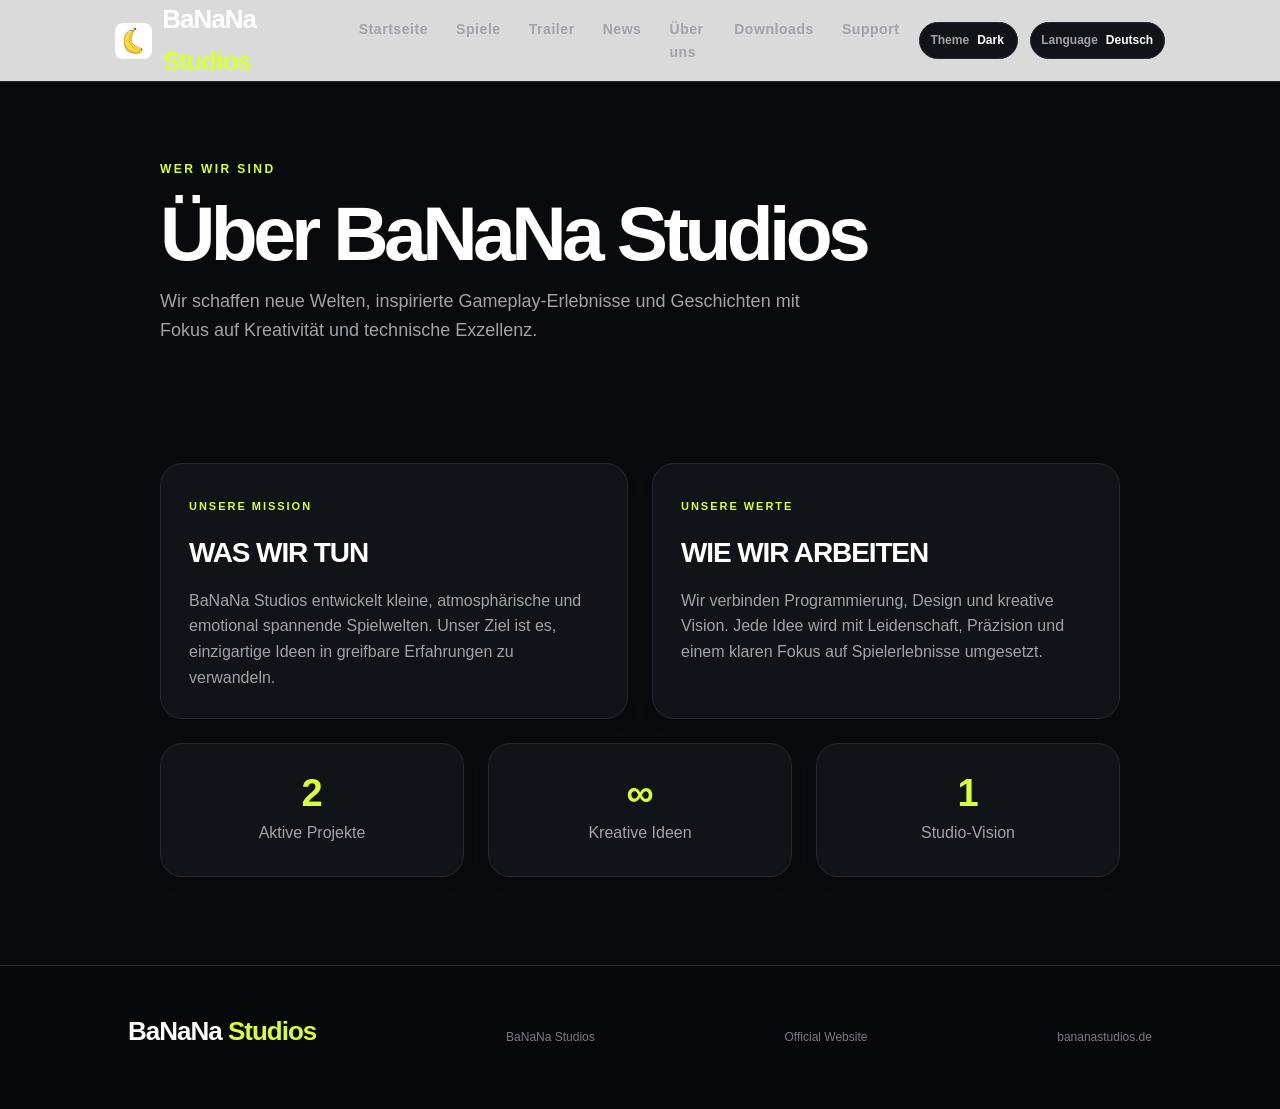
<file: about.html>
<!DOCTYPE html>
<html lang="en">
<head>
    <meta charset="UTF-8">
    <meta name="viewport" content="width=device-width, initial-scale=1.0">
    <meta name="description" content="About BaNaNa Studios on bananastudios.de.">
    <meta name="theme-color" content="#0f172a">
    <link rel="canonical" href="https://bananastudios.de/about.html">
    <meta property="og:title" content="About | bananastudios.de">
    <meta property="og:description" content="About BaNaNa Studios on bananastudios.de.">
    <meta property="og:type" content="website">
    <meta property="og:url" content="https://bananastudios.de/about.html">
    <title>About | bananastudios.de</title>
    <link rel="icon" href="12.png" type="image/png">
    <link rel="stylesheet" href="style.css">
</head>
<body>

<header class="header">
    <a href="index.html" class="logo" style="display:inline-flex; align-items:center; gap:10px;"><img src="12.png" alt="BaNaNa Studios Logo" style="height:36px; width:auto; border-radius:8px;"><span style="color:inherit;">BaNaNa <span>Studios</span></span></a>

    <nav class="navigation">
        <a href="index.html" data-i18n="nav.home">Home</a>
        <a href="games.html" data-i18n="nav.games">Games</a>
        <a href="trailers.html" data-i18n="nav.trailers">Trailers</a>
        <a href="news.html" data-i18n="nav.news">News</a>
        <a href="about.html" data-i18n="nav.about">About</a>
        <a href="downloads.html" data-i18n="nav.downloads">Downloads</a>
        <a href="support.html" data-i18n="nav.support">Support</a>
    </nav>

    <div class="header-tools">
        <label class="settings-select">
            <span>Theme</span>
            <select id="theme-select">
                <option value="dark">Dark</option>
                <option value="light">Light</option>
            </select>
        </label>

        <label class="settings-select">
            <span>Language</span>
            <select id="language-select">
                <option value="de">Deutsch</option>
                <option value="en">English</option>
            </select>
        </label>
    </div>
</header>

<main class="page-shell">
    <section class="page-hero">
        <p class="small-title" id="page-kicker" data-i18n="about.kicker">WHO WE ARE</p>
        <h1 id="page-title" data-i18n="about.title">Über BaNaNa Studios</h1>
        <p class="page-intro" id="page-intro" data-i18n="about.intro">
            Wir schaffen neue Welten, inspirierte Gameplay-Erlebnisse und Geschichten mit Fokus auf Kreativität und technische Exzellenz.
        </p>
    </section>

    <section class="section">
        <div class="info-grid">
            <article class="content-card">
                <div class="card-content">
                    <span class="card-tag" data-i18n="about.mission">OUR MISSION</span>
                    <h3 data-i18n="about.missionTitle">WAS WIR TUN</h3>
                    <p data-i18n="about.missionText">
                        BaNaNa Studios entwickelt kleine, atmosphärische und emotional spannende Spielwelten.
                        Unser Ziel ist es, einzigartige Ideen in greifbare Erfahrungen zu verwandeln.
                    </p>
                </div>
            </article>

            <article class="content-card">
                <div class="card-content">
                    <span class="card-tag" data-i18n="about.values">OUR VALUES</span>
                    <h3 data-i18n="about.valuesTitle">WIE WIR ARBEITEN</h3>
                    <p data-i18n="about.valuesText">
                        Wir verbinden Programmierung, Design und kreative Vision. Jede Idee wird mit Leidenschaft,
                        Präzision und einem klaren Fokus auf Spielerlebnisse umgesetzt.
                    </p>
                </div>
            </article>
        </div>

        <div class="stats-grid">
            <div class="stat-panel">
                <strong>2</strong>
                <span data-i18n="about.stat1">Active projects</span>
            </div>
            <div class="stat-panel">
                <strong>∞</strong>
                <span data-i18n="about.stat2">Creative ideas</span>
            </div>
            <div class="stat-panel">
                <strong>1</strong>
                <span data-i18n="about.stat3">Studio vision</span>
            </div>
        </div>
    </section>
</main>

<footer class="footer">
    <a href="index.html" class="logo">BaNaNa <span>Studios</span></a>
    <p>BaNaNa Studios</p>
    <p>Official Website</p>
    <p>bananastudios.de</p>
</footer>

<script src="script.js"></script>
</body>
</html>
</file>
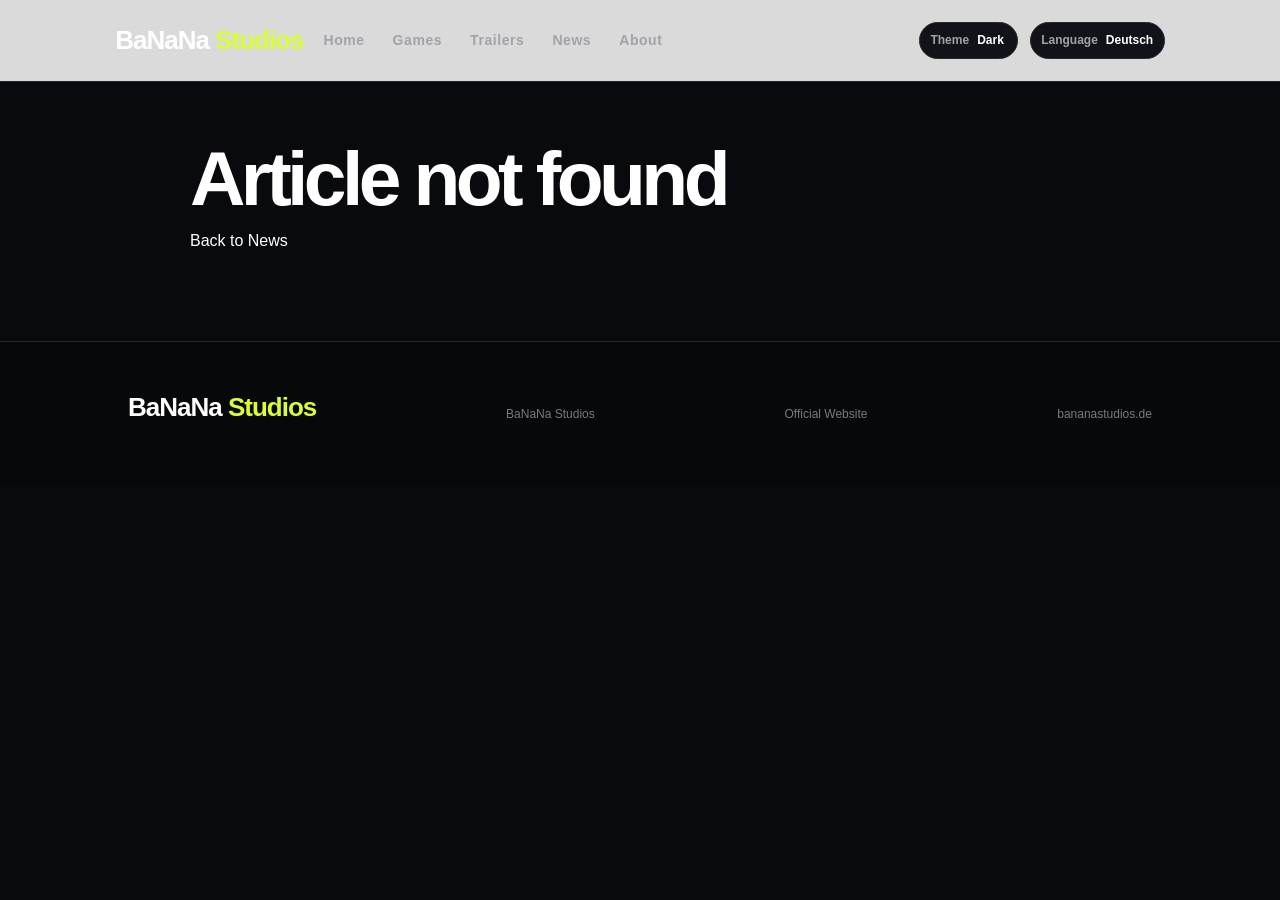
<file: article.html>
<!DOCTYPE html>
<html lang="en">

<head>
    <meta charset="UTF-8">
    <meta name="viewport" content="width=device-width, initial-scale=1.0">
    <meta name="description" content="BaNaNa Studios news article on bananastudios.de.">
    <meta name="theme-color" content="#0f172a">
    <link rel="canonical" href="https://bananastudios.de/article.html">
    <meta property="og:title" content="News | bananastudios.de">
    <meta property="og:description" content="BaNaNa Studios news article on bananastudios.de.">
    <meta property="og:type" content="website">
    <meta property="og:url" content="https://bananastudios.de/article.html">

    <title>News | bananastudios.de</title>

    <link rel="stylesheet" href="style.css">
</head>

<body>

    <header class="header">

        <a href="index.html" class="logo">
            BaNaNa <span>Studios</span>
        </a>

        <nav class="navigation">
            <a href="index.html" data-i18n="nav.home">Home</a>
            <a href="games.html" data-i18n="nav.games">Games</a>
            <a href="trailers.html" data-i18n="nav.trailers">Trailers</a>
            <a href="news.html" data-i18n="nav.news">News</a>
            <a href="about.html" data-i18n="nav.about">About</a>
        </nav>

        <div class="header-tools">
            <label class="settings-select">
                <span>Theme</span>
                <select id="theme-select">
                    <option value="dark">Dark</option>
                    <option value="light">Light</option>
                </select>
            </label>

            <label class="settings-select">
                <span>Language</span>
                <select id="language-select">
                    <option value="de">Deutsch</option>
                    <option value="en">English</option>
                </select>
            </label>
        </div>

    </header>

    <main>

        <section class="section article-section">

            <div class="article-container" id="article-container">
                <p>Loading article...</p>
            </div>

        </section>

    </main>

    <footer class="footer">

        <a href="index.html" class="logo">
            BaNaNa <span>Studios</span>
        </a>

       <p>BaNaNa Studios</p>
        <p>Official Website</p>
        <p>bananastudios.de</p>

    </footer>

    <script src="news.js"></script>

</body>
</html>
</file>
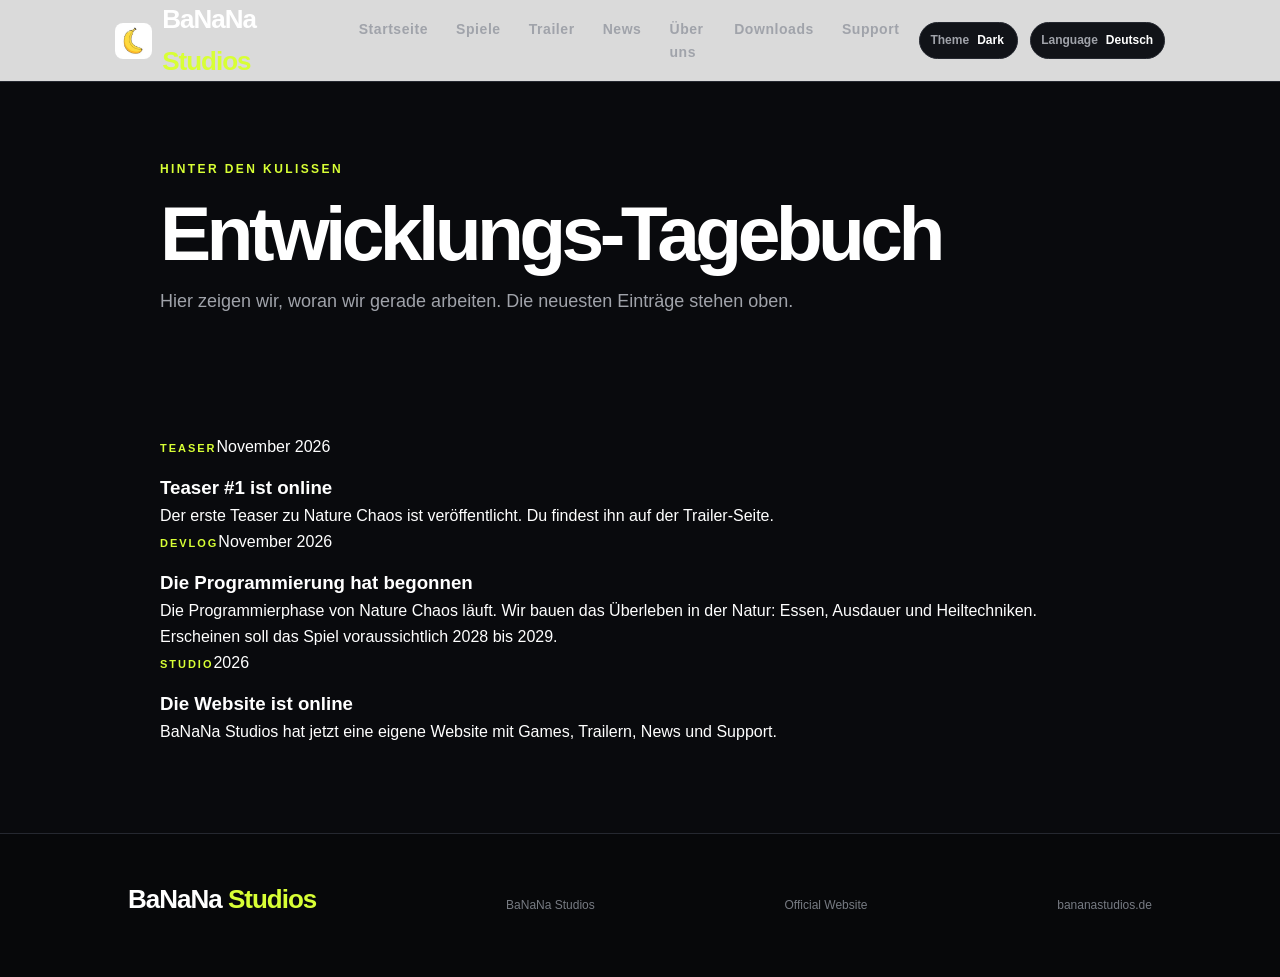
<file: devlog.html>
<!DOCTYPE html>
<html lang="en">
<head>
    <meta charset="UTF-8">
    <meta name="viewport" content="width=device-width, initial-scale=1.0">
    <meta name="description" content="Development diary of BaNaNa Studios.">
    <meta name="theme-color" content="#0f172a">
    <title>Devlog | BaNaNa Studios</title>
    <link rel="icon" href="favicon.png" type="image/png" sizes="192x192">
    <link rel="stylesheet" href="style.css">
    <link rel="stylesheet" href="extra.css">
</head>
<body>

<header class="header">
    <a href="index.html" class="logo" style="display:inline-flex; align-items:center; gap:10px;"><img src="12.png" alt="BaNaNa Studios Logo" style="height:36px; width:auto; border-radius:8px;"><span style="color:inherit;">BaNaNa <span>Studios</span></span></a>

    <nav class="navigation">
        <a href="index.html" data-i18n="nav.home">Home</a>
        <a href="games.html" data-i18n="nav.games">Games</a>
        <a href="trailers.html" data-i18n="nav.trailers">Trailers</a>
        <a href="news.html" data-i18n="nav.news">News</a>
        <a href="about.html" data-i18n="nav.about">About</a>
        <a href="downloads.html" data-i18n="nav.downloads">Downloads</a>
        <a href="support.html" data-i18n="nav.support">Support</a>
    </nav>

    <div class="header-tools">
        <label class="settings-select">
            <span>Theme</span>
            <select id="theme-select">
                <option value="dark">Dark</option>
                <option value="light">Light</option>
            </select>
        </label>

        <label class="settings-select">
            <span>Language</span>
            <select id="language-select">
                <option value="de">Deutsch</option>
                <option value="en">English</option>
            </select>
        </label>
    </div>
</header>

<main class="page-shell">
    <section class="page-hero">
        <p class="small-title" data-t="dev.kicker">BEHIND THE SCENES</p>
        <h1 data-t="dev.title">Entwicklungs-Tagebuch</h1>
        <p class="page-intro" data-t="dev.intro">Hier zeigen wir, woran wir gerade arbeiten. Die neuesten Einträge stehen oben.</p>
    </section>

    <section class="section">
        <div class="devlog-list">
<!-- NEUER EINTRAG: Block unten kopieren und HIER (ganz oben) einfügen, dann Texte ändern.
<article class="devlog-entry">
    <div class="devlog-meta"><span class="card-tag">DEVLOG</span><time><span data-lang="de">Datum</span><span data-lang="en">Date</span></time></div>
    <h3><span data-lang="de">Titel deutsch</span><span data-lang="en">Title english</span></h3>
    <p><span data-lang="de">Text deutsch</span><span data-lang="en">Text english</span></p>
</article>
-->

        <article class="devlog-entry">
            <div class="devlog-meta"><span class="card-tag">TEASER</span><time><span data-lang="de">November 2026</span><span data-lang="en">November 2026</span></time></div>
            <h3><span data-lang="de">Teaser #1 ist online</span><span data-lang="en">Teaser #1 is online</span></h3>
            <p><span data-lang="de">Der erste Teaser zu Nature Chaos ist veröffentlicht. Du findest ihn auf der Trailer-Seite.</span><span data-lang="en">The first teaser for Nature Chaos is out. You can find it on the trailers page.</span></p>
        </article>

        <article class="devlog-entry">
            <div class="devlog-meta"><span class="card-tag">DEVLOG</span><time><span data-lang="de">November 2026</span><span data-lang="en">November 2026</span></time></div>
            <h3><span data-lang="de">Die Programmierung hat begonnen</span><span data-lang="en">Programming has started</span></h3>
            <p><span data-lang="de">Die Programmierphase von Nature Chaos läuft. Wir bauen das Überleben in der Natur: Essen, Ausdauer und Heiltechniken. Erscheinen soll das Spiel voraussichtlich 2028 bis 2029.</span><span data-lang="en">The programming phase of Nature Chaos is underway. We are building survival in the wild: food, stamina and healing techniques. The game is expected to release between 2028 and 2029.</span></p>
        </article>

        <article class="devlog-entry">
            <div class="devlog-meta"><span class="card-tag">STUDIO</span><time><span data-lang="de">2026</span><span data-lang="en">2026</span></time></div>
            <h3><span data-lang="de">Die Website ist online</span><span data-lang="en">The website is online</span></h3>
            <p><span data-lang="de">BaNaNa Studios hat jetzt eine eigene Website mit Games, Trailern, News und Support.</span><span data-lang="en">BaNaNa Studios now has its own website with games, trailers, news and support.</span></p>
        </article>
        </div>
    </section>
</main>

<footer class="footer">
    <a href="index.html" class="logo">BaNaNa <span>Studios</span></a>
    <p>BaNaNa Studios</p>
    <p>Official Website</p>
    <p>bananastudios.de</p>
</footer>

<script src="script.js"></script>
<script src="leben.js"></script>
</body>
</html>
</file>
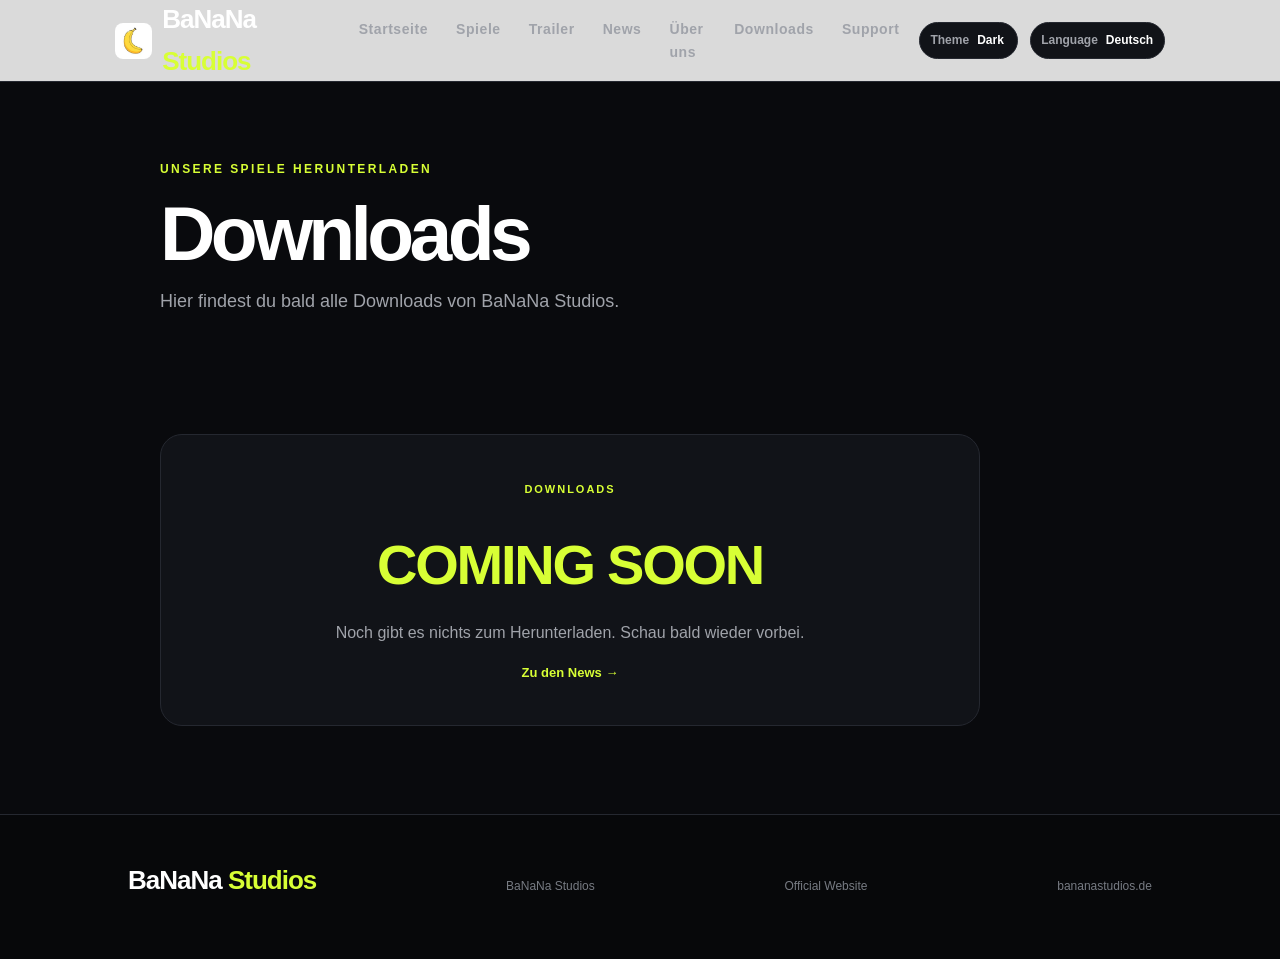
<file: download.html>
<!DOCTYPE html>
<html lang="en">
<head>
    <meta charset="UTF-8">
    <meta name="viewport" content="width=device-width, initial-scale=1.0">
    <meta name="description" content="Downloads from BaNaNa Studios.">
    <meta name="theme-color" content="#0f172a">
    <title>Downloads | BaNaNa Studios</title>
    <link rel="icon" href="12.png" type="image/png">
    <link rel="stylesheet" href="style.css">
    <link rel="stylesheet" href="extra.css">
</head>
<body>

<header class="header">
    <a href="index.html" class="logo" style="display:inline-flex; align-items:center; gap:10px;"><img src="12.png" alt="BaNaNa Studios Logo" style="height:36px; width:auto; border-radius:8px;"><span style="color:inherit;">BaNaNa <span>Studios</span></span></a>

    <nav class="navigation">
        <a href="index.html" data-i18n="nav.home">Home</a>
        <a href="games.html" data-i18n="nav.games">Games</a>
        <a href="trailers.html" data-i18n="nav.trailers">Trailers</a>
        <a href="news.html" data-i18n="nav.news">News</a>
        <a href="about.html" data-i18n="nav.about">About</a>
        <a href="downloads.html" data-i18n="nav.downloads">Downloads</a>
        <a href="support.html" data-i18n="nav.support">Support</a>
    </nav>

    <div class="header-tools">
        <label class="settings-select">
            <span>Theme</span>
            <select id="theme-select">
                <option value="dark">Dark</option>
                <option value="light">Light</option>
            </select>
        </label>

        <label class="settings-select">
            <span>Language</span>
            <select id="language-select">
                <option value="de">Deutsch</option>
                <option value="en">English</option>
            </select>
        </label>
    </div>
</header>

<main class="page-shell">
    <section class="page-hero">
        <p class="small-title" data-i18n="downloads.kicker">GET OUR GAMES</p>
        <h1 data-i18n="downloads.title">Downloads</h1>
        <p class="page-intro" data-i18n="downloads.intro">Hier findest du bald alle Downloads von BaNaNa Studios.</p>
    </section>

    <section class="section">
        <div class="coming-soon-box">
            <div>
                <span class="card-tag" data-i18n="downloads.tag">DOWNLOADS</span>
                <h3 data-i18n="downloads.soon">COMING SOON</h3>
                <p data-i18n="downloads.text">Noch gibt es nichts zum Herunterladen. Schau bald wieder vorbei.</p>
                <a href="news.html" class="card-link" data-i18n="downloads.link">Zu den News →</a>
            </div>
        </div>
    </section>
</main>

<footer class="footer">
    <a href="index.html" class="logo">BaNaNa <span>Studios</span></a>
    <p>BaNaNa Studios</p>
    <p>Official Website</p>
    <p>bananastudios.de</p>
</footer>

<script src="script.js"></script>
</body>
</html>
</file>
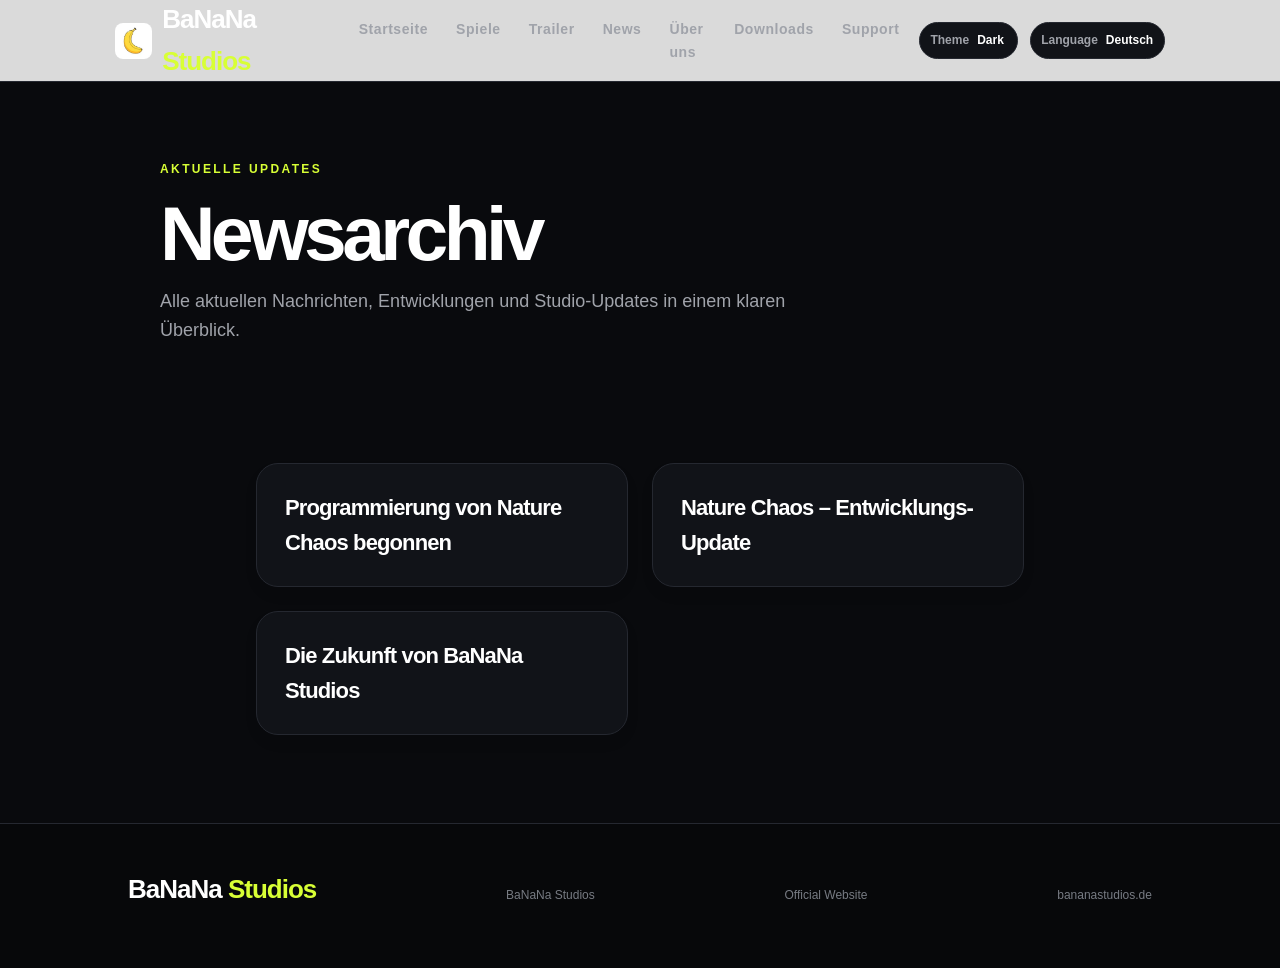
<file: news.html>
<!DOCTYPE html>
<html lang="en">
<head>
    <meta charset="UTF-8">
    <meta name="viewport" content="width=device-width, initial-scale=1.0">
    <meta name="description" content="BaNaNa Studios news archive on bananastudios.de.">
    <meta name="theme-color" content="#0f172a">
    <link rel="canonical" href="https://bananastudios.de/news.html">
    <meta property="og:title" content="News Archive | bananastudios.de">
    <meta property="og:description" content="BaNaNa Studios news archive on bananastudios.de.">
    <meta property="og:type" content="website">
    <meta property="og:url" content="https://bananastudios.de/news.html">
    <title>News Archive | bananastudios.de</title>
    <link rel="icon" href="12.png" type="image/png">
    <link rel="stylesheet" href="style.css">
</head>
<body>

<header class="header">
    <a href="index.html" class="logo" style="display:inline-flex; align-items:center; gap:10px;"><img src="12.png" alt="BaNaNa Studios Logo" style="height:36px; width:auto; border-radius:8px;"><span style="color:inherit;">BaNaNa <span>Studios</span></span></a>

    <nav class="navigation">
        <a href="index.html" data-i18n="nav.home">Home</a>
        <a href="games.html" data-i18n="nav.games">Games</a>
        <a href="trailers.html" data-i18n="nav.trailers">Trailers</a>
        <a href="news.html" data-i18n="nav.news">News</a>
        <a href="about.html" data-i18n="nav.about">About</a>
        <a href="downloads.html" data-i18n="nav.downloads">Downloads</a>
        <a href="support.html" data-i18n="nav.support">Support</a>
    </nav>

    <div class="header-tools">
        <label class="settings-select">
            <span>Theme</span>
            <select id="theme-select">
                <option value="dark">Dark</option>
                <option value="light">Light</option>
            </select>
        </label>

        <label class="settings-select">
            <span>Language</span>
            <select id="language-select">
                <option value="de">Deutsch</option>
                <option value="en">English</option>
            </select>
        </label>
    </div>
</header>

<main class="page-shell">
    <section class="page-hero">
        <p class="small-title" id="page-kicker" data-i18n="news.kicker">LATEST UPDATES</p>
        <h1 id="page-title" data-i18n="news.title">Newsarchiv</h1>
        <p class="page-intro" id="page-intro" data-i18n="news.intro">
            Alle aktuellen Nachrichten, Entwicklungen und Studio-Updates in einem klaren Überblick.
        </p>
    </section>

    <section class="section">
        <div class="news-grid" id="news-container"></div>
    </section>
</main>

<footer class="footer">
    <a href="index.html" class="logo">BaNaNa <span>Studios</span></a>
    <p>BaNaNa Studios</p>
    <p>Official Website</p>
    <p>bananastudios.de</p>
</footer>

<script src="news.js"></script>
<script src="script.js"></script>
</body>
</html>
</file>
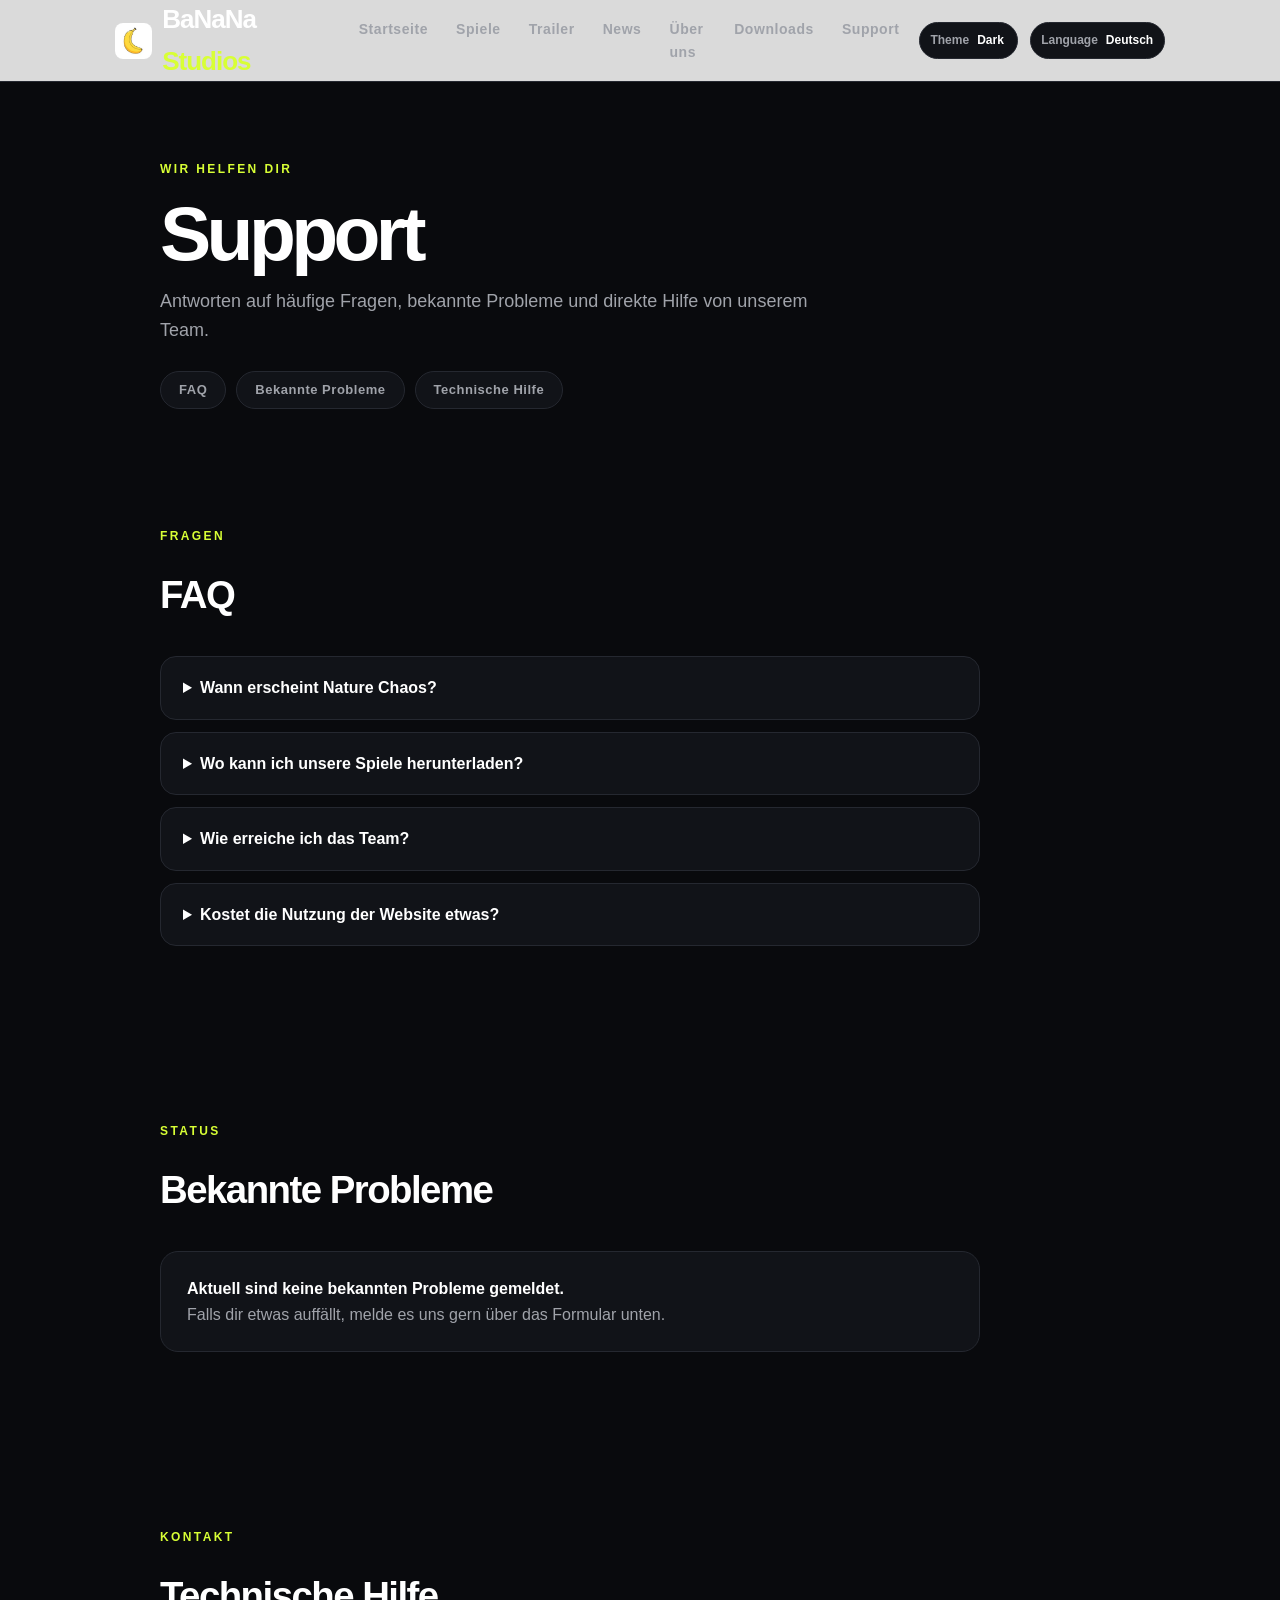
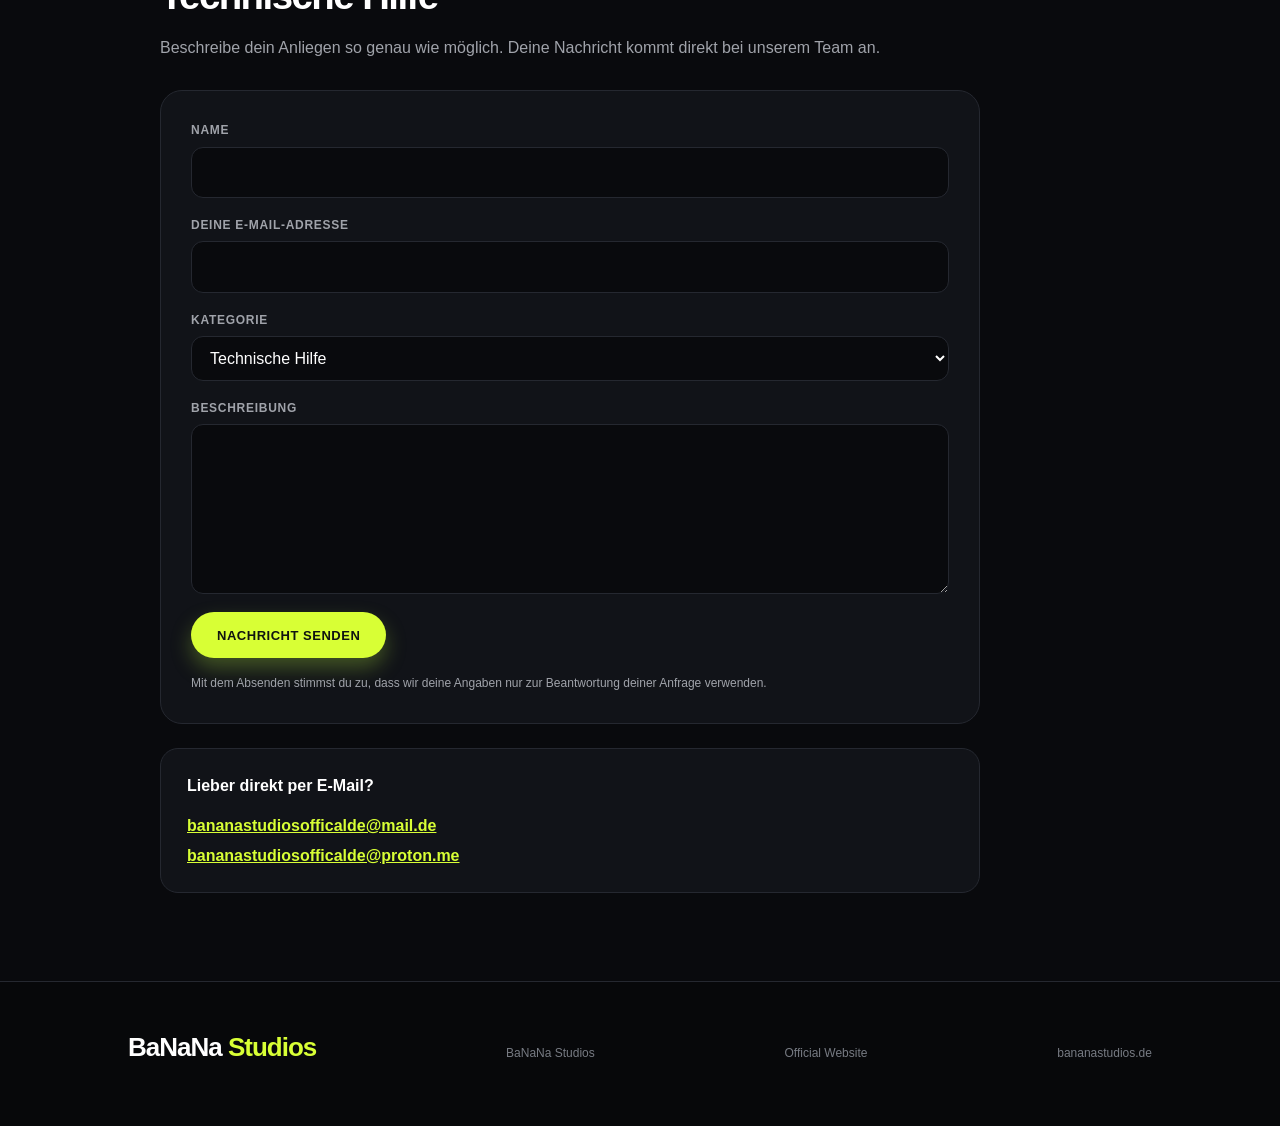
<file: support.html>
<!DOCTYPE html>
<html lang="en">
<head>
    <meta charset="UTF-8">
    <meta name="viewport" content="width=device-width, initial-scale=1.0">
    <meta name="description" content="Support, FAQ and help for BaNaNa Studios.">
    <meta name="theme-color" content="#0f172a">
    <title>Support | BaNaNa Studios</title>
    <link rel="icon" href="12.png" type="image/png">
    <link rel="stylesheet" href="style.css">
    <link rel="stylesheet" href="extra.css">
</head>
<body>

<header class="header">
    <a href="index.html" class="logo" style="display:inline-flex; align-items:center; gap:10px;"><img src="12.png" alt="BaNaNa Studios Logo" style="height:36px; width:auto; border-radius:8px;"><span style="color:inherit;">BaNaNa <span>Studios</span></span></a>

    <nav class="navigation">
        <a href="index.html" data-i18n="nav.home">Home</a>
        <a href="games.html" data-i18n="nav.games">Games</a>
        <a href="trailers.html" data-i18n="nav.trailers">Trailers</a>
        <a href="news.html" data-i18n="nav.news">News</a>
        <a href="about.html" data-i18n="nav.about">About</a>
        <a href="downloads.html" data-i18n="nav.downloads">Downloads</a>
        <a href="support.html" data-i18n="nav.support">Support</a>
    </nav>

    <div class="header-tools">
        <label class="settings-select">
            <span>Theme</span>
            <select id="theme-select">
                <option value="dark">Dark</option>
                <option value="light">Light</option>
            </select>
        </label>

        <label class="settings-select">
            <span>Language</span>
            <select id="language-select">
                <option value="de">Deutsch</option>
                <option value="en">English</option>
            </select>
        </label>
    </div>
</header>

<main class="page-shell">

    <section class="page-hero">
        <p class="small-title" data-i18n="support.kicker">WE ARE HERE TO HELP</p>
        <h1 data-i18n="support.title">Support</h1>
        <p class="page-intro" data-i18n="support.intro">Antworten auf häufige Fragen, bekannte Probleme und direkte Hilfe von unserem Team.</p>

        <div class="support-tabs">
            <a href="#faq" data-i18n="support.tabFaq">FAQ</a>
            <a href="#issues" data-i18n="support.tabIssues">Bekannte Probleme</a>
            <a href="#help" data-i18n="support.tabHelp">Technische Hilfe</a>
        </div>
    </section>

    <section class="section" id="faq">
        <div class="section-heading">
            <p class="small-title" data-i18n="support.faqKicker">QUESTIONS</p>
            <h2 data-i18n="support.faqHeading">FAQ</h2>
        </div>

        <div class="faq-list">
            <details class="faq-item">
                <summary data-i18n="support.faq1q">Wann erscheint Nature Chaos?</summary>
                <p data-i18n="support.faq1a">Einen genauen Termin gibt es noch nicht. Neuigkeiten veröffentlichen wir im News-Bereich.</p>
            </details>
            <details class="faq-item">
                <summary data-i18n="support.faq2q">Wo kann ich unsere Spiele herunterladen?</summary>
                <p data-i18n="support.faq2a">Auf der Downloads-Seite. Dort steht aktuell noch Coming Soon, sobald es etwas gibt, findest du es dort.</p>
            </details>
            <details class="faq-item">
                <summary data-i18n="support.faq3q">Wie erreiche ich das Team?</summary>
                <p data-i18n="support.faq3a">Nutze das Kontaktformular weiter unten oder schreibe uns direkt per E-Mail.</p>
            </details>
            <details class="faq-item">
                <summary data-i18n="support.faq4q">Kostet die Nutzung der Website etwas?</summary>
                <p data-i18n="support.faq4a">Nein, die Website ist für alle kostenlos.</p>
            </details>
        </div>
    </section>

    <section class="section" id="issues">
        <div class="section-heading">
            <p class="small-title" data-i18n="support.issuesKicker">STATUS</p>
            <h2 data-i18n="support.issuesHeading">Bekannte Probleme</h2>
        </div>

        <div class="info-box">
            <strong data-i18n="support.issuesNone">Aktuell sind keine bekannten Probleme gemeldet.</strong>
            <p data-i18n="support.issuesText">Falls dir etwas auffällt, melde es uns gern über das Formular unten.</p>
        </div>
    </section>

    <section class="section" id="help">
        <div class="section-heading">
            <p class="small-title" data-i18n="support.helpKicker">CONTACT</p>
            <h2 data-i18n="support.helpHeading">Technische Hilfe</h2>
            <p data-i18n="support.helpText">Beschreibe dein Anliegen so genau wie möglich. Deine Nachricht kommt direkt bei unserem Team an.</p>
        </div>

        <form class="form-card" id="support-form">
            <input type="hidden" name="_subject" value="Neue Support-Anfrage - BaNaNa Studios">
            <input type="hidden" name="_cc" value="bananastudiosofficalde@proton.me">
            <input type="hidden" name="_captcha" value="false">
            <input type="hidden" name="_template" value="table">
            <div class="hp-field" aria-hidden="true">
                <label>Nicht ausfüllen <input type="text" name="_honey" tabindex="-1" autocomplete="off"></label>
            </div>

            <div class="form-row">
                <label for="f-name" data-i18n="support.formName">Name</label>
                <input type="text" id="f-name" name="name" required maxlength="100" autocomplete="name">
            </div>

            <div class="form-row">
                <label for="f-email" data-i18n="support.formEmail">Deine E-Mail-Adresse</label>
                <input type="email" id="f-email" name="email" required maxlength="150" autocomplete="email">
            </div>

            <div class="form-row">
                <label for="f-category" data-i18n="support.formCategory">Kategorie</label>
                <select id="f-category" name="Kategorie" required>
                    <option value="Technische Hilfe" data-i18n="support.catTech">Technische Hilfe</option>
                    <option value="Fehler melden" data-i18n="support.catBug">Fehler melden</option>
                    <option value="Download-Problem" data-i18n="support.catDownload">Download-Problem</option>
                    <option value="Frage zu den Spielen" data-i18n="support.catGame">Frage zu den Spielen</option>
                    <option value="Sonstiges" data-i18n="support.catOther">Sonstiges</option>
                </select>
            </div>

            <div class="form-row">
                <label for="f-message" data-i18n="support.formMessage">Beschreibung</label>
                <textarea id="f-message" name="message" required minlength="10" maxlength="3000"></textarea>
            </div>

            <button type="submit" class="button primary" id="f-submit" data-i18n="support.formSend">Nachricht senden</button>
            <p class="form-status" id="form-status" role="status"></p>
            <p class="form-hint" data-i18n="support.formHint">Mit dem Absenden stimmst du zu, dass wir deine Angaben nur zur Beantwortung deiner Anfrage verwenden.</p>
        </form>

        <div class="info-box" style="margin-top:24px;">
            <strong data-i18n="support.mailTitle">Lieber direkt per E-Mail?</strong>
            <div class="contact-mails">
                <a href="mailto:bananastudiosofficalde@mail.de">bananastudiosofficalde@mail.de</a>
                <a href="mailto:bananastudiosofficalde@proton.me">bananastudiosofficalde@proton.me</a>
            </div>
        </div>
    </section>

</main>

<footer class="footer">
    <a href="index.html" class="logo">BaNaNa <span>Studios</span></a>
    <p>BaNaNa Studios</p>
    <p>Official Website</p>
    <p>bananastudios.de</p>
</footer>

<script src="script.js"></script>
<script>
    const supportForm = document.getElementById("support-form");
    const statusBox = document.getElementById("form-status");
    const submitButton = document.getElementById("f-submit");

    function setStatus(key, type) {
        statusBox.textContent = translate(key, document.documentElement.lang);
        statusBox.className = "form-status " + (type || "");
    }

    supportForm.addEventListener("submit", async (event) => {
        event.preventDefault();
        submitButton.disabled = true;
        setStatus("support.formSending", "");

        try {
            const response = await fetch("https://formsubmit.co/ajax/bananastudiosofficalde@mail.de", {
                method: "POST",
                headers: { "Content-Type": "application/json", "Accept": "application/json" },
                body: JSON.stringify(Object.fromEntries(new FormData(supportForm)))
            });
            const data = await response.json();

            if (response.ok && (data.success === true || data.success === "true")) {
                supportForm.reset();
                setStatus("support.formSuccess", "ok");
            } else {
                throw new Error("send failed");
            }
        } catch (error) {
            setStatus("support.formError", "err");
        } finally {
            submitButton.disabled = false;
        }
    });
</script>
</body>
</html>
</file>
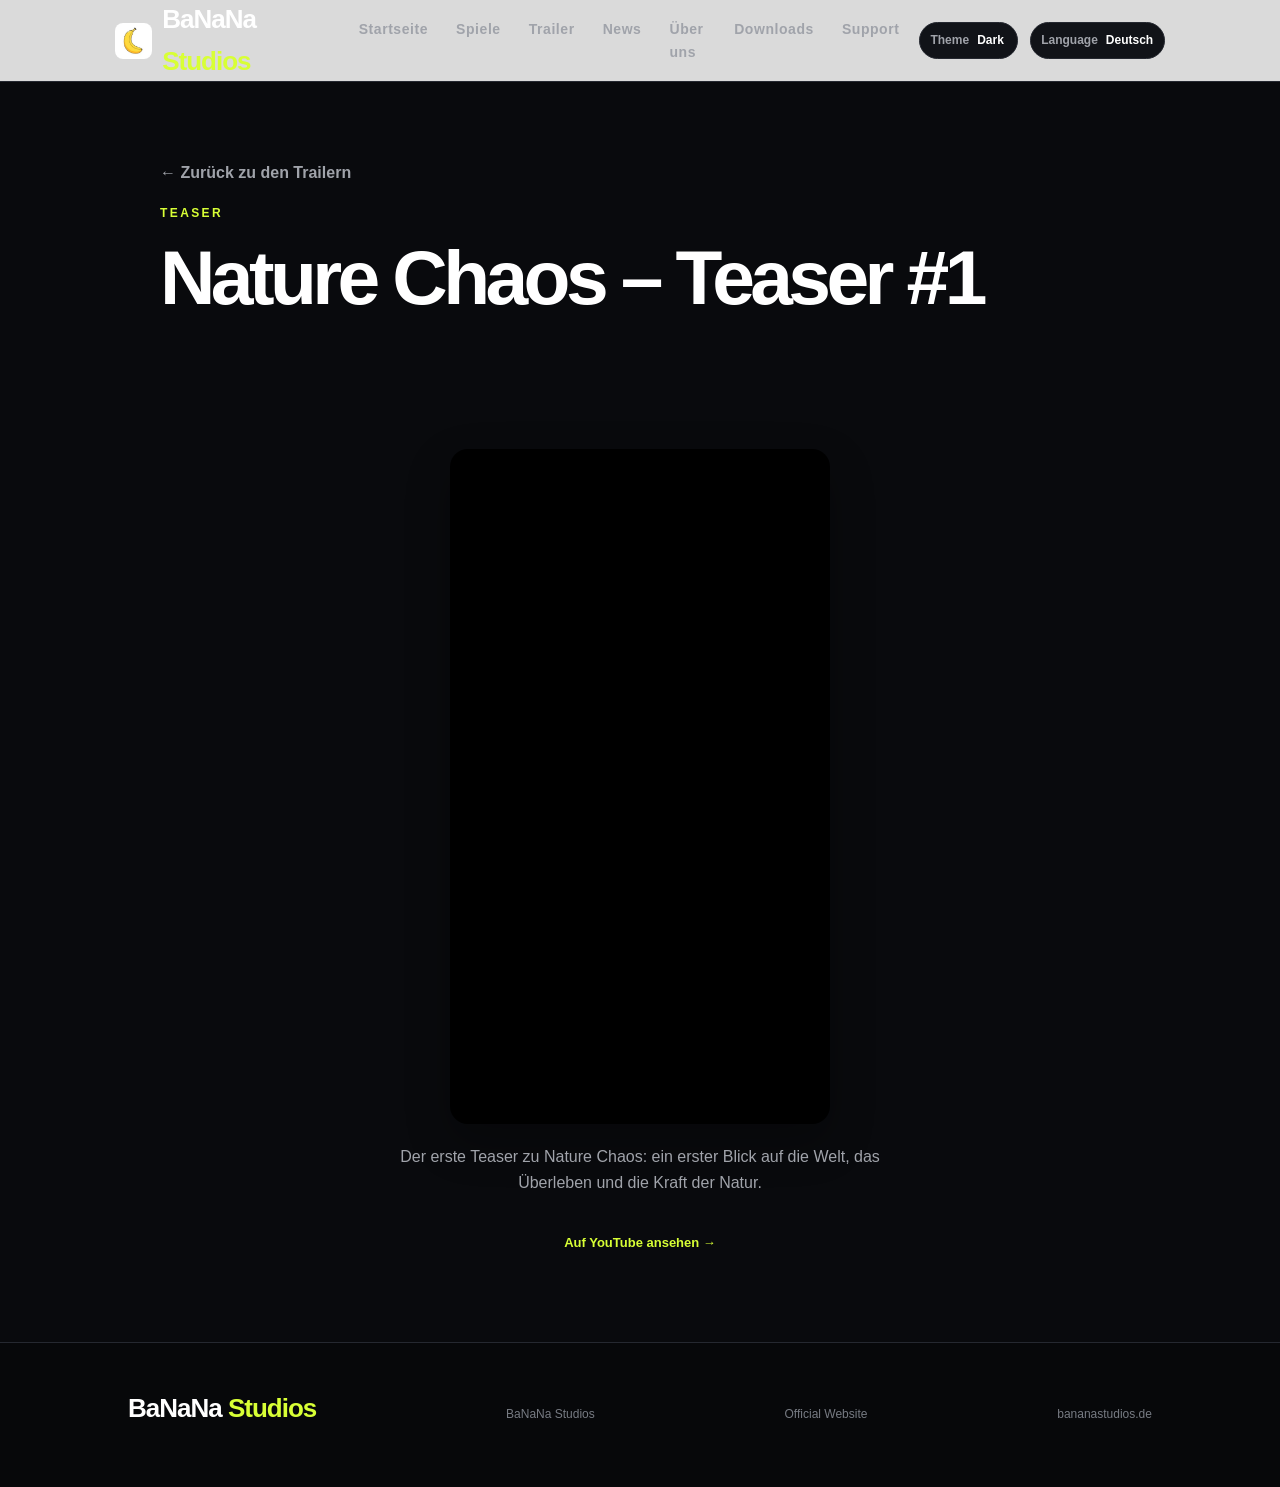
<file: Trailer nature chaos teaser.html>
<!DOCTYPE html>
<html lang="en">
<head>
    <meta charset="UTF-8">
    <meta name="viewport" content="width=device-width, initial-scale=1.0">
    <meta name="description" content="BaNaNa Studios trailer overview on bananastudios.de.">
    <meta name="theme-color" content="#0f172a">
    <meta property="og:title" content="Nature Chaos – Teaser #1 | bananastudios.de">
    <meta property="og:description" content="BaNaNa Studios trailer overview on bananastudios.de.">
    <meta property="og:type" content="website">
    <title>Nature Chaos – Teaser #1 | BaNaNa Studios</title>
    <link rel="icon" href="favicon.png" type="image/png" sizes="192x192">
    <link rel="stylesheet" href="style.css">
    <link rel="stylesheet" href="extra.css">
</head>
<body>

<header class="header">
    <a href="index.html" class="logo" style="display:inline-flex; align-items:center; gap:10px;"><img src="12.png" alt="BaNaNa Studios Logo" style="height:36px; width:auto; border-radius:8px;"><span style="color:inherit;">BaNaNa <span>Studios</span></span></a>

    <nav class="navigation">
        <a href="index.html" data-i18n="nav.home">Home</a>
        <a href="games.html" data-i18n="nav.games">Games</a>
        <a href="trailers.html" data-i18n="nav.trailers">Trailers</a>
        <a href="news.html" data-i18n="nav.news">News</a>
        <a href="about.html" data-i18n="nav.about">About</a>
        <a href="downloads.html" data-i18n="nav.downloads">Downloads</a>
        <a href="support.html" data-i18n="nav.support">Support</a>
    </nav>

    <div class="header-tools">
        <label class="settings-select">
            <span>Theme</span>
            <select id="theme-select">
                <option value="dark">Dark</option>
                <option value="light">Light</option>
            </select>
        </label>

        <label class="settings-select">
            <span>Language</span>
            <select id="language-select">
                <option value="de">Deutsch</option>
                <option value="en">English</option>
            </select>
        </label>
    </div>
</header>

<main class="page-shell">
    <section class="page-hero">
        <a href="trailers.html" class="back-link" data-i18n="trailers.backLink">← Zurück zu den Trailern</a>
        <p class="small-title" data-i18n="trailers.cardTag">TEASER</p>
        <h1 data-i18n="trailers.cardTitle">Nature Chaos – Teaser #1</h1>
    </section>

    <section class="section">
        <div class="watch-stage">
            <div class="video-embed">
                <iframe
                    src="https://www.youtube-nocookie.com/embed/H8_Jm50YLb0"
                    title="Nature Chaos – Teaser #1"
                    allow="accelerometer; clipboard-write; encrypted-media; gyroscope; picture-in-picture; web-share"
                    referrerpolicy="strict-origin-when-cross-origin"
                    allowfullscreen></iframe>
            </div>
            <p class="watch-text" data-i18n="trailers.cardText">Der erste Teaser zu Nature Chaos.</p>
            <a href="https://www.youtube.com/shorts/H8_Jm50YLb0" class="card-link" target="_blank" rel="noopener" data-i18n="trailers.ytLink">Auf YouTube ansehen →</a>
        </div>
    </section>
</main>

<footer class="footer">
    <a href="index.html" class="logo">BaNaNa <span>Studios</span></a>
    <p>BaNaNa Studios</p>
    <p>Official Website</p>
    <p>bananastudios.de</p>
</footer>

<script src="script.js"></script>
</body>
</html>
</file>
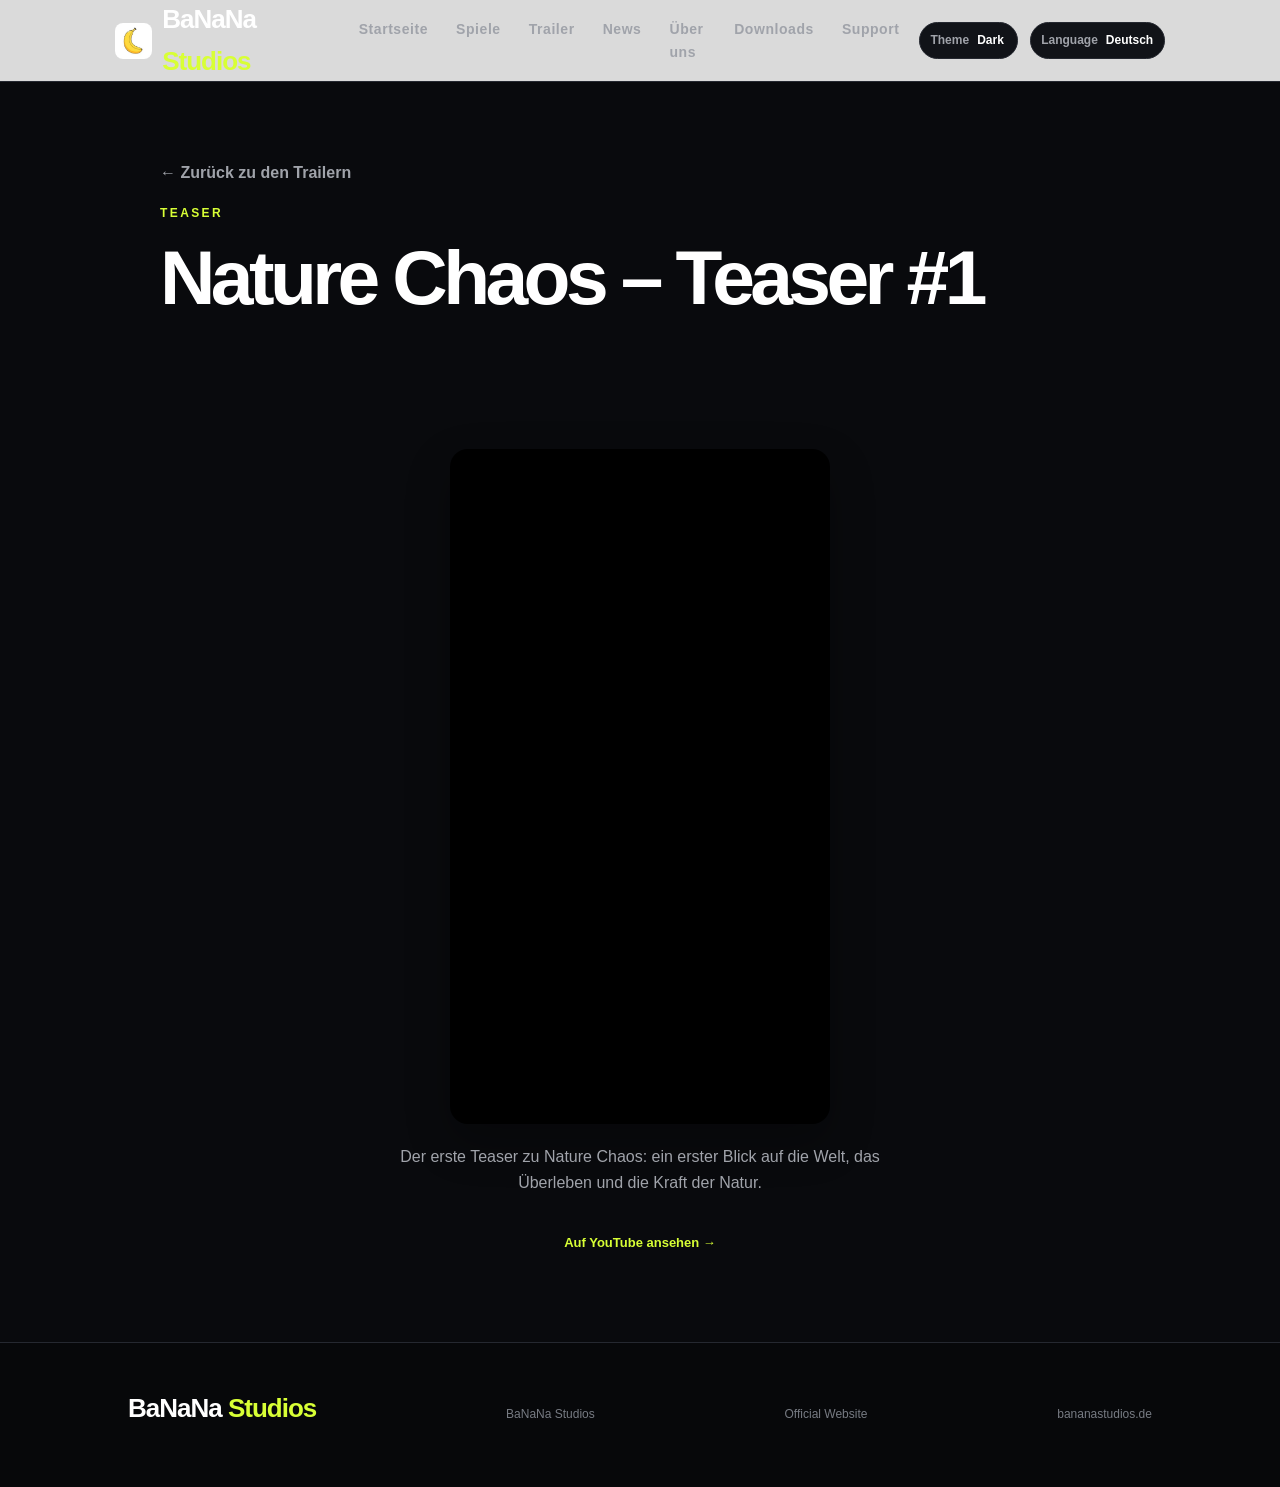
<file: trailer-nature-chaos-teaser.html>
<!DOCTYPE html>
<html lang="en">
<head>
    <meta charset="UTF-8">
    <meta name="viewport" content="width=device-width, initial-scale=1.0">
    <meta name="description" content="BaNaNa Studios trailer overview on bananastudios.de.">
    <meta name="theme-color" content="#0f172a">
    <meta property="og:title" content="Nature Chaos – Teaser #1 | bananastudios.de">
    <meta property="og:description" content="BaNaNa Studios trailer overview on bananastudios.de.">
    <meta property="og:type" content="website">
    <title>Nature Chaos – Teaser #1 | BaNaNa Studios</title>
    <link rel="icon" href="12.png" type="image/png">
    <link rel="stylesheet" href="style.css">
    <link rel="stylesheet" href="extra.css">
</head>
<body>

<header class="header">
    <a href="index.html" class="logo" style="display:inline-flex; align-items:center; gap:10px;"><img src="12.png" alt="BaNaNa Studios Logo" style="height:36px; width:auto; border-radius:8px;"><span style="color:inherit;">BaNaNa <span>Studios</span></span></a>

    <nav class="navigation">
        <a href="index.html" data-i18n="nav.home">Home</a>
        <a href="games.html" data-i18n="nav.games">Games</a>
        <a href="trailers.html" data-i18n="nav.trailers">Trailers</a>
        <a href="news.html" data-i18n="nav.news">News</a>
        <a href="about.html" data-i18n="nav.about">About</a>
        <a href="downloads.html" data-i18n="nav.downloads">Downloads</a>
        <a href="support.html" data-i18n="nav.support">Support</a>
    </nav>

    <div class="header-tools">
        <label class="settings-select">
            <span>Theme</span>
            <select id="theme-select">
                <option value="dark">Dark</option>
                <option value="light">Light</option>
            </select>
        </label>

        <label class="settings-select">
            <span>Language</span>
            <select id="language-select">
                <option value="de">Deutsch</option>
                <option value="en">English</option>
            </select>
        </label>
    </div>
</header>

<main class="page-shell">
    <section class="page-hero">
        <a href="trailers.html" class="back-link" data-i18n="trailers.backLink">← Zurück zu den Trailern</a>
        <p class="small-title" data-i18n="trailers.cardTag">TEASER</p>
        <h1 data-i18n="trailers.cardTitle">Nature Chaos – Teaser #1</h1>
    </section>

    <section class="section">
        <div class="watch-stage">
            <div class="video-embed">
                <iframe
                    src="https://www.youtube-nocookie.com/embed/H8_Jm50YLb0"
                    title="Nature Chaos – Teaser #1"
                    allow="accelerometer; clipboard-write; encrypted-media; gyroscope; picture-in-picture; web-share"
                    referrerpolicy="strict-origin-when-cross-origin"
                    allowfullscreen></iframe>
            </div>
            <p class="watch-text" data-i18n="trailers.cardText">Der erste Teaser zu Nature Chaos.</p>
            <a href="https://www.youtube.com/shorts/H8_Jm50YLb0" class="card-link" target="_blank" rel="noopener" data-i18n="trailers.ytLink">Auf YouTube ansehen →</a>
        </div>
    </section>
</main>

<footer class="footer">
    <a href="index.html" class="logo">BaNaNa <span>Studios</span></a>
    <p>BaNaNa Studios</p>
    <p>Official Website</p>
    <p>bananastudios.de</p>
</footer>

<script src="script.js"></script>
</body>
</html>
</file>
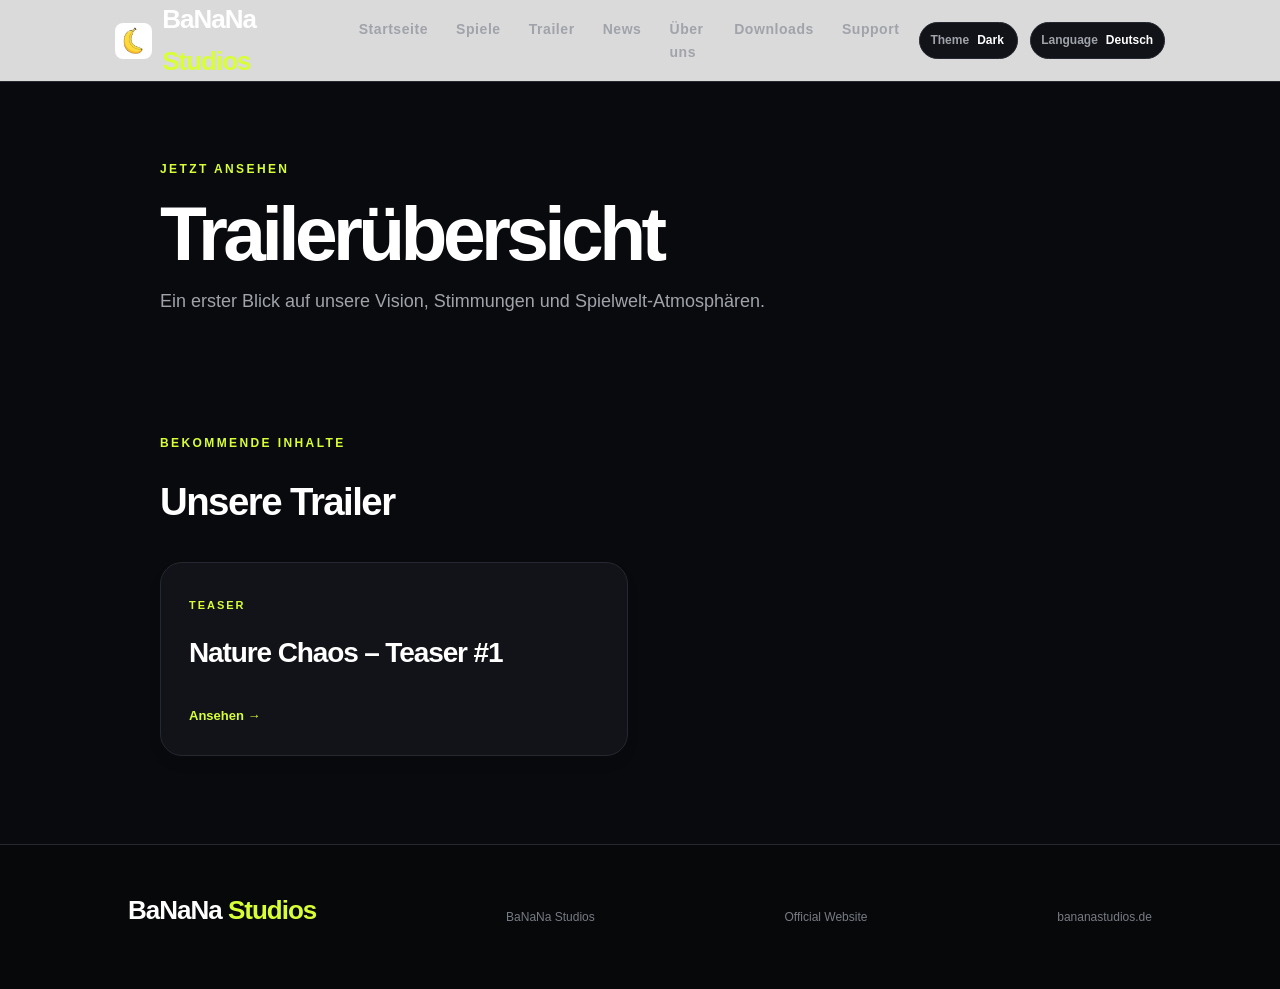
<file: trailers.html>
<!DOCTYPE html>
<html lang="en">
<head>
    <meta charset="UTF-8">
    <meta name="viewport" content="width=device-width, initial-scale=1.0">
    <meta name="description" content="BaNaNa Studios trailer overview on bananastudios.de.">
    <meta name="theme-color" content="#0f172a">
    <meta property="og:title" content="Trailers | bananastudios.de">
    <meta property="og:description" content="BaNaNa Studios trailer overview on bananastudios.de.">
    <meta property="og:type" content="website">
    <title>Trailers | BaNaNa Studios</title>
    <link rel="icon" href="12.png" type="image/png">
    <link rel="stylesheet" href="style.css">
    <link rel="stylesheet" href="extra.css">
</head>
<body>

<header class="header">
    <a href="index.html" class="logo" style="display:inline-flex; align-items:center; gap:10px;"><img src="12.png" alt="BaNaNa Studios Logo" style="height:36px; width:auto; border-radius:8px;"><span style="color:inherit;">BaNaNa <span>Studios</span></span></a>

    <nav class="navigation">
        <a href="index.html" data-i18n="nav.home">Home</a>
        <a href="games.html" data-i18n="nav.games">Games</a>
        <a href="trailers.html" data-i18n="nav.trailers">Trailers</a>
        <a href="news.html" data-i18n="nav.news">News</a>
        <a href="about.html" data-i18n="nav.about">About</a>
        <a href="downloads.html" data-i18n="nav.downloads">Downloads</a>
        <a href="support.html" data-i18n="nav.support">Support</a>
    </nav>

    <div class="header-tools">
        <label class="settings-select">
            <span>Theme</span>
            <select id="theme-select">
                <option value="dark">Dark</option>
                <option value="light">Light</option>
            </select>
        </label>

        <label class="settings-select">
            <span>Language</span>
            <select id="language-select">
                <option value="de">Deutsch</option>
                <option value="en">English</option>
            </select>
        </label>
    </div>
</header>

<main class="page-shell">
    <section class="page-hero">
        <p class="small-title" id="page-kicker" data-i18n="trailers.kicker">WATCH NOW</p>
        <h1 id="page-title" data-i18n="trailers.title">Trailerübersicht</h1>
        <p class="page-intro" id="page-intro" data-i18n="trailers.intro">
            Ein erster Blick auf unsere Vision, Stimmungen und Spielwelt-Atmosphären.
        </p>
    </section>

    <section class="section">
        <div class="section-heading">
            <p class="small-title" data-i18n="trailers.sectionKicker">UPCOMING CONTENT</p>
            <h2 data-i18n="trailers.sectionHeading">Unsere Trailer</h2>
        </div>

        <div class="trailer-list">
            <a href="trailer-nature-chaos-teaser.html" class="content-card trailer-link">
                <div class="card-content">
                    <span class="card-tag" data-i18n="trailers.cardTag">Teaser</span>
                    <h3 data-i18n="trailers.cardTitle">Nature Chaos – Teaser #1</h3>
                    <span class="card-link" data-i18n="trailers.watchLink">Ansehen →</span>
                </div>
            </a>
        </div>
    </section>
</main>

<footer class="footer">
    <a href="index.html" class="logo">BaNaNa <span>Studios</span></a>
    <p>BaNaNa Studios</p>
    <p>Official Website</p>
    <p>bananastudios.de</p>
</footer>

<script src="script.js"></script>
</body>
</html>
</file>
<file: style.css>
:root {
    --background: #090a0d;
    --surface: #111318;
    --surface-soft: #171b22;
    --accent: #d8ff35;
    --accent-strong: #d8ff35;
    --text: #ffffff;
    --muted: #a0a3aa;
    --border: #252830;
    --shadow: 0 18px 44px rgba(0, 0, 0, 0.28);
}

body[data-theme="dark"] {
    --background: #090a0d;
    --surface: #111318;
    --surface-soft: #171b22;
    --accent: #d8ff35;
    --accent-strong: #d8ff35;
    --text: #ffffff;
    --muted: #a0a3aa;
    --border: #252830;
    --shadow: 0 18px 44px rgba(0, 0, 0, 0.28);
}

body[data-theme="light"] {
    --background: #f5f3ef;
    --surface: #ffffff;
    --surface-soft: #f8f6f2;
    --accent: #9acb39;
    --accent-strong: #7ea82b;
    --text: #171a1a;
    --muted: #5a5f5d;
    --border: #e7e3dc;
    --shadow: 0 18px 44px rgba(18, 22, 18, 0.08);
}

* {
    margin: 0;
    padding: 0;
    box-sizing: border-box;
}

html {
    scroll-behavior: smooth;
    scroll-padding-top: 90px;
}

body {
    background: var(--background);
    color: var(--text);
    font-family: "Segoe UI", Arial, sans-serif;
    line-height: 1.6;
}

a {
    color: inherit;
    text-decoration: none;
}

img {
    max-width: 100%;
    display: block;
}

.header {
    height: 82px;
    padding: 0 9%;
    display: flex;
    align-items: center;
    justify-content: space-between;
    gap: 20px;
    background: rgba(255, 255, 255, 0.85);
    backdrop-filter: blur(10px);
    border-bottom: 1px solid var(--border);
    position: sticky;
    top: 0;
    z-index: 100;
}

.header-tools {
    display: flex;
    align-items: center;
    gap: 12px;
    margin-left: auto;
}

.settings-select {
    display: flex;
    align-items: center;
    gap: 8px;
    padding: 8px 10px;
    border: 1px solid var(--border);
    border-radius: 999px;
    background: var(--surface);
    color: var(--muted);
    font-size: 12px;
    font-weight: 700;
}

.settings-select select {
    appearance: none;
    border: none;
    background: transparent;
    color: var(--text);
    font: inherit;
    font-weight: 700;
    outline: none;
    cursor: pointer;
}

.logo {
    font-size: 26px;
    font-weight: 900;
    color: var(--text);
    text-decoration: none;
    letter-spacing: -1px;
}

.logo span {
    color: var(--accent-strong);
}

.navigation {
    display: flex;
    gap: 28px;
}

.navigation a {
    color: var(--muted);
    text-decoration: none;
    font-size: 14px;
    font-weight: 700;
    letter-spacing: 0.04em;
    transition: color 0.2s ease;
}

.navigation a:hover {
    color: var(--accent-strong);
}

.page-shell {
    max-width: 1200px;
    margin: 0 auto;
}

/* HERO */

.hero {
    min-height: 560px;
    padding: 100px 10% 70px;
    display: grid;
    grid-template-columns: 1.15fr 0.85fr;
    align-items: center;
    gap: 48px;
    position: relative;
}

.hero-content {
    position: relative;
    z-index: 2;
    max-width: 620px;
}

.hero-art {
    position: relative;
    width: 100%;
    height: 440px;
    border-radius: 28px;
    overflow: hidden;
    box-shadow: var(--shadow);
    opacity: 1;
}

.hero-art::after {
    content: "";
    position: absolute;
    inset: 0;
    background: linear-gradient(90deg, rgba(245, 243, 239, 0.08), rgba(245, 243, 239, 0.22));
}

.hero-art img {
    width: 100%;
    height: 100%;
    object-fit: cover;
}

.small-title {
    color: var(--accent-strong);
    font-size: 12px;
    font-weight: 800;
    letter-spacing: 0.2em;
    margin-bottom: 18px;
    text-transform: uppercase;
}

.hero h1,
.page-hero h1,
.article-container h1 {
    font-size: clamp(48px, 6vw, 86px);
    font-weight: 900;
    line-height: 0.96;
    letter-spacing: -0.06em;
}

.hero h1 span {
    color: var(--accent-strong);
}

.hero-description,
.page-intro,
.article-content p,
.content-card p,
.feature-list,
.page-description {
    color: var(--muted);
}

.hero-description {
    font-size: 17px;
    max-width: 470px;
    margin-top: 24px;
}

.hero-buttons {
    display: flex;
    flex-wrap: wrap;
    gap: 14px;
    margin-top: 32px;
}

.button {
    display: inline-flex;
    align-items: center;
    justify-content: center;
    min-height: 46px;
    padding: 0 26px;
    border-radius: 999px;
    font-size: 13px;
    font-weight: 800;
    letter-spacing: 0.04em;
    text-transform: uppercase;
    transition: transform 0.2s ease, box-shadow 0.2s ease;
}

.primary {
    background: var(--accent);
    color: #101310;
    box-shadow: 0 10px 20px rgba(154, 203, 57, 0.35);
}

.primary:hover {
    background: #b9dc5c;
    transform: translateY(-2px);
}

.secondary {
    background: transparent;
    border: 1px solid var(--border);
    color: var(--text);
}

.secondary:hover {
    border-color: var(--accent-strong);
    color: var(--accent-strong);
}

/* SECTIONS */

.section {
    padding: 88px 10%;
}

.section-heading {
    margin-bottom: 30px;
}

.section-heading h2 {
    font-size: clamp(30px, 3vw, 42px);
    font-weight: 900;
    letter-spacing: -0.04em;
}

.section-heading > p:last-child {
    color: var(--muted);
    margin-top: 8px;
}

.overview-grid,
.info-grid,
.stats-grid,
.game-list,
.trailer-list {
    display: grid;
    gap: 24px;
}

.overview-grid {
    grid-template-columns: repeat(3, minmax(0, 1fr));
}

.overview-card,
.content-card,
.news-card,
.empty-section,
.stat-panel {
    background: var(--surface);
    border: 1px solid var(--border);
    border-radius: 22px;
    box-shadow: 0 8px 18px rgba(17, 17, 17, 0.03);
    transition: transform 0.2s ease, box-shadow 0.2s ease, border-color 0.2s ease;
}

.overview-card {
    display: block;
    padding: 30px;
    text-decoration: none;
}

.overview-card:hover,
.content-card:hover,
.news-card:hover,
.stat-panel:hover {
    border-color: var(--accent);
    transform: translateY(-4px);
    box-shadow: var(--shadow);
}

.card-tag,
.news-category,
.game-category {
    display: inline-block;
    color: var(--accent-strong);
    font-size: 11px;
    font-weight: 800;
    letter-spacing: 0.18em;
    margin-bottom: 16px;
    text-transform: uppercase;
}

.overview-card h3,
.content-card h3,
.news-card h3,
.game-information h3,
.article-container h2 {
    font-size: 28px;
    margin-bottom: 12px;
    letter-spacing: -0.04em;
}

.card-link,
.text-link {
    display: inline-block;
    color: var(--accent-strong);
    text-decoration: none;
    font-size: 13px;
    font-weight: 800;
    margin-top: 18px;
}

.page-hero {
    padding: 78px 10% 30px;
}

.page-hero h1 {
    margin-bottom: 16px;
}

.page-intro {
    max-width: 680px;
    font-size: 18px;
}

.info-grid {
    grid-template-columns: repeat(2, minmax(0, 1fr));
}

.content-card {
    overflow: hidden;
}

.content-card img {
    width: 100%;
    height: 280px;
    object-fit: cover;
}

.card-content {
    padding: 28px;
}

.feature-list {
    list-style: none;
    margin-top: 18px;
}

.feature-list li {
    position: relative;
    padding-left: 18px;
    margin-bottom: 8px;
}

.feature-list li::before {
    content: "";
    position: absolute;
    left: 0;
    top: 11px;
    width: 7px;
    height: 7px;
    border-radius: 50%;
    background: var(--accent);
}

.status {
    display: inline-block;
    margin-top: 20px;
    color: var(--accent-strong);
    font-size: 11px;
    font-weight: 800;
    letter-spacing: 0.18em;
    text-transform: uppercase;
}

.stats-grid {
    grid-template-columns: repeat(3, minmax(0, 1fr));
    margin-top: 24px;
}

.stat-panel {
    padding: 30px 22px;
    text-align: center;
}

.stat-panel strong {
    display: block;
    font-size: 38px;
    color: var(--accent-strong);
    line-height: 1;
    margin-bottom: 8px;
}

.stat-panel span {
    color: var(--muted);
}

/* TRAILERS */

.trailer-list {
    grid-template-columns: repeat(2, minmax(0, 1fr));
}

.video-placeholder {
    min-height: 220px;
    display: grid;
    place-items: center;
    background: linear-gradient(135deg, rgba(154, 203, 57, 0.18), rgba(255, 255, 255, 0.8));
    color: var(--text);
    font-weight: 800;
    letter-spacing: 0.08em;
    text-transform: uppercase;
}

/* NEWS */

.news-grid {
    display: grid;
    grid-template-columns: repeat(2, minmax(0, 1fr));
    gap: 24px;
    padding: 0 10%;
}

.news-card {
    overflow: hidden;
}

.news-image {
    width: 100%;
    height: 230px;
    object-fit: cover;
}

.news-card-content {
    padding: 28px;
}

.news-card h3 {
    font-size: 23px;
    margin: 12px 0;
}

.news-date, .article-date {
    color: var(--muted);
    font-size: 12px;
    margin-bottom: 15px;
}

.news-description {
    color: var(--muted);
    font-size: 14px;
}

.article-section {
    padding-top: 60px;
}

.article-container {
    max-width: 900px;
    margin: 0 auto;
}

.article-container h1 {
    margin-bottom: 12px;
}

.article-image {
    width: 100%;
    height: 380px;
    object-fit: cover;
    margin: 28px 0;
    border-radius: 20px;
    border: 1px solid var(--border);
}

.article-content {
    margin-bottom: 30px;
}

.article-content p {
    margin-bottom: 18px;
    font-size: 17px;
}

.footer {
    padding: 42px 10% 80px;
    text-align: center;
    border-top: 1px solid var(--border);
    background: rgba(255, 255, 255, 0.46);
}

.footer .logo {
    display: inline-block;
    margin-bottom: 12px;
}

.footer p {
    color: var(--muted);
}

.text-link:hover {
    color: var(--text);
}

@media (max-width: 920px) {
    .overview-grid,
    .info-grid,
    .stats-grid,
    .news-grid,
    .trailer-list,
    .hero {
        grid-template-columns: 1fr;
    }

    .header {
        height: auto;
        padding: 22px 6%;
        flex-direction: column;
        gap: 18px;
    }

    .navigation {
        flex-wrap: wrap;
        justify-content: center;
    }

    .hero {
        padding-top: 80px;
    }

    .news-grid {
        padding: 0 6%;
    }
}

@media (max-width: 640px) {
    .section,
    .page-hero,
    .hero {
        padding-left: 6%;
        padding-right: 6%;
    }

    .button {
        width: 100%;
    }

    .hero-buttons {
        flex-direction: column;
    }
}
    max-height: 450px;
    object-fit: cover;
    margin: 25px 0;
}

.article-content {
    margin: 35px 0;
    color: #c6c6c6;
    font-size: 17px;
    line-height: 1.9;
}

.article-content p {
    margin-bottom: 25px;
}

/* ABOUT */

.about-section {
    text-align: center;
}

.about-text {
    max-width: 700px;
    margin: auto;
    color: var(--muted);
    font-size: 16px;
}

/* FOOTER */

.footer {
    padding: 45px 10%;
    background: #07080a;
    border-top: 1px solid #252830;
    display: flex;
    justify-content: space-between;
    align-items: center;
    flex-wrap: wrap;
    gap: 20px;
}

.footer p {
    color: #777b83;
    font-size: 12px;
}

/* MOBILE */

@media (max-width: 800px) {
    .header {
        height: auto;
        padding: 20px 6%;
        flex-direction: column;
        gap: 15px;
    }

    .navigation {
        gap: 17px;
        flex-wrap: wrap;
        justify-content: center;
    }

    .hero {
        min-height: 550px;
        padding: 90px 7%;
    }

    .hero h1 {
        letter-spacing: -3px;
    }

    .section {
        padding: 75px 7%;
    }

    .game-card {
        grid-template-columns: 1fr;
    }

    .news-grid {
        grid-template-columns: 1fr;
    }

    .footer {
        flex-direction: column;
        text-align: center;
    }
}

@media (max-width: 450px) {
    .hero-buttons {
        flex-direction: column;
        align-items: flex-start;
    }

    .section-heading h2 {
        font-size: 32px;
    }
}
</file>
<file: extra.css>
/* =========================
   BANANA STUDIOS
   Zusatz-Styles fuer Downloads & Support
========================= */

.support-tabs {
    display: flex;
    flex-wrap: wrap;
    gap: 10px;
    margin-top: 26px;
}

.support-tabs a {
    padding: 8px 18px;
    border: 1px solid var(--border);
    border-radius: 999px;
    background: var(--surface);
    color: var(--muted);
    font-size: 13px;
    font-weight: 800;
    letter-spacing: 0.04em;
    transition: border-color 0.2s ease, color 0.2s ease;
}

.support-tabs a:hover {
    border-color: var(--accent-strong);
    color: var(--accent-strong);
}

.faq-list {
    display: grid;
    gap: 12px;
    max-width: 820px;
}

.faq-item {
    background: var(--surface);
    border: 1px solid var(--border);
    border-radius: 16px;
    padding: 18px 22px;
}

.faq-item summary {
    cursor: pointer;
    font-weight: 800;
}

.faq-item p {
    color: var(--muted);
    margin-top: 10px;
}

.info-box {
    max-width: 820px;
    background: var(--surface);
    border: 1px solid var(--border);
    border-radius: 18px;
    padding: 24px 26px;
    color: var(--muted);
}

.info-box strong {
    color: var(--text);
}

.contact-mails {
    margin-top: 14px;
    display: grid;
    gap: 4px;
}

.contact-mails a {
    color: var(--accent-strong);
    font-weight: 800;
    text-decoration: underline;
}

.form-card {
    max-width: 820px;
    background: var(--surface);
    border: 1px solid var(--border);
    border-radius: 22px;
    padding: 30px;
}

.form-row {
    display: grid;
    gap: 6px;
    margin-bottom: 18px;
}

.form-row label {
    font-size: 12px;
    font-weight: 800;
    color: var(--muted);
    letter-spacing: 0.06em;
    text-transform: uppercase;
}

.form-row input,
.form-row select,
.form-row textarea {
    width: 100%;
    background: var(--background);
    color: var(--text);
    border: 1px solid var(--border);
    border-radius: 12px;
    padding: 12px 14px;
    font: inherit;
}

.form-row input:focus,
.form-row select:focus,
.form-row textarea:focus {
    outline: none;
    border-color: var(--accent-strong);
}

.form-row textarea {
    min-height: 170px;
    resize: vertical;
}

.form-hint {
    color: var(--muted);
    font-size: 12px;
    margin-top: 12px;
}

.form-status {
    margin-top: 16px;
    font-weight: 700;
}

.form-status.ok {
    color: var(--accent-strong);
}

.form-status.err {
    color: #ff6b6b;
}

.hp-field {
    position: absolute;
    left: -9999px;
    height: 0;
    overflow: hidden;
}

button.button {
    border: none;
    cursor: pointer;
    font-family: inherit;
}

button.button:disabled {
    opacity: 0.6;
    cursor: wait;
}

.coming-soon-box {
    max-width: 820px;
    min-height: 260px;
    display: grid;
    place-items: center;
    text-align: center;
    background: var(--surface);
    border: 1px solid var(--border);
    border-radius: 22px;
    padding: 40px 28px;
}

.coming-soon-box h3 {
    font-size: clamp(32px, 5vw, 56px);
    font-weight: 900;
    letter-spacing: -0.04em;
    color: var(--accent-strong);
    margin: 6px 0 10px;
}

.coming-soon-box p {
    color: var(--muted);
}

/* =========================
   NEWS (eigene Seite pro News)
========================= */

/* Sprachumschaltung ohne JavaScript-Texte: Das Skript setzt <html lang="de|en"> */
html[lang="de"] [data-lang="en"] { display: none !important; }
html[lang="en"] [data-lang="de"] { display: none !important; }

.news-link {
    display: block;
    padding: 26px 28px;
}

.news-link h3 {
    margin: 0;
    font-size: 22px;
}

.article-container h1 {
    font-size: clamp(32px, 4.5vw, 52px);
    line-height: 1.05;
}

.article-container .article-date {
    margin-bottom: 0;
}

.article-content h2 {
    font-size: 24px;
    letter-spacing: -0.02em;
    margin: 32px 0 10px;
}

.article-content ul.feature-list {
    margin: 14px 0 22px;
}

.article-content strong {
    color: var(--text);
}

/* =========================
   TRAILER: eingebettetes Video (Hochformat, z. B. YouTube Shorts)
========================= */

.video-stage {
    display: flex;
    justify-content: center;
    padding: 24px 24px 0;
    background: linear-gradient(135deg, rgba(154, 203, 57, 0.12), rgba(0, 0, 0, 0.25));
}

.video-embed {
    width: 100%;
    max-width: 340px;
    aspect-ratio: 9 / 16;
    border-radius: 18px;
    overflow: hidden;
    background: #000;
    box-shadow: var(--shadow);
}

.video-embed iframe {
    width: 100%;
    height: 100%;
    border: 0;
    display: block;
}

/* Trailer: Liste nur mit Titel, Ansehen auf eigener Seite */
a.trailer-link { display: block; text-decoration: none; color: inherit; transition: transform .2s ease, border-color .2s ease; }
a.trailer-link:hover { transform: translateY(-3px); border-color: var(--accent-strong); }
.back-link { display: inline-block; margin-bottom: 18px; color: var(--muted); font-weight: 700; text-decoration: none; }
.back-link:hover { color: var(--accent-strong); }
.watch-stage { display: grid; justify-items: center; gap: 20px; text-align: center; }
.watch-stage .video-embed { max-width: 380px; }
.watch-text { color: var(--muted); max-width: 520px; }

/* ===== Mehr Leben: Nature-Chaos-Bereich, Devlog, Community ===== */

.spotlight-grid { display: grid; grid-template-columns: 1.1fr 1fr; gap: 32px; align-items: stretch; }
@media (max-width: 920px) { .spotlight-grid { grid-template-columns: 1fr; } }

.spotlight-video {
    position: relative; display: grid; place-items: center; min-height: 340px; overflow: hidden;
    border-radius: 22px; border: 1px solid var(--border); text-decoration: none; color: #fff;
    background: linear-gradient(rgba(0,0,0,.35), rgba(0,0,0,.6)),
        url("https://images.unsplash.com/photo-1448375240586-882707db888b?auto=format&fit=crop&w=1000&q=80") center / cover;
    transition: transform .25s ease, border-color .25s ease;
}
.spotlight-video:hover { transform: translateY(-4px); border-color: var(--accent-strong); }
.play-button {
    width: 86px; height: 86px; border-radius: 50%; background: var(--accent); position: relative;
    box-shadow: 0 0 0 0 rgba(216,255,53,.55); animation: pulse 2.2s infinite;
}
.play-button::after {
    content: ""; position: absolute; left: 50%; top: 50%; transform: translate(-35%, -50%);
    border-style: solid; border-width: 15px 0 15px 25px; border-color: transparent transparent transparent #0b0d08;
}
.spotlight-video-label { position: absolute; bottom: 20px; left: 0; right: 0; text-align: center; font-weight: 800; letter-spacing: .04em; }
@keyframes pulse { 70% { box-shadow: 0 0 0 22px rgba(216,255,53,0); } 100% { box-shadow: 0 0 0 0 rgba(216,255,53,0); } }

.spotlight-info { display: grid; align-content: center; gap: 26px; }
.spotlight-text { color: var(--muted); font-size: 18px; line-height: 1.6; }
.spotlight-buttons { display: flex; gap: 12px; flex-wrap: wrap; }

.stepper { list-style: none; display: grid; grid-template-columns: repeat(4, 1fr); position: relative; gap: 6px; }
.stepper::before, .stepper::after {
    content: ""; position: absolute; top: 9px; left: 12%; height: 4px; border-radius: 4px;
}
.stepper::before { right: 12%; background: var(--border); }
.stepper::after { width: 0; background: var(--accent); transition: width 1.4s ease .2s; }
.stepper.in-view::after { width: 25%; }
.stepper li { position: relative; z-index: 1; text-align: center; font-size: 12px; font-weight: 800; color: var(--muted); display: grid; gap: 10px; justify-items: center; }
.stepper .dot { width: 22px; height: 22px; border-radius: 50%; background: var(--surface); border: 3px solid var(--border); transition: all .5s ease .5s; }
.stepper li.done .dot, .stepper li.active .dot { border-color: var(--accent); }
.stepper.in-view li.done .dot { background: var(--accent); }
.stepper li.active { color: var(--text); }
.stepper li.active .dot { animation: pulse 2.2s infinite; background: var(--background); }

.community-grid { display: grid; gap: 24px; max-width: 640px; }
.community-box { background: var(--surface); border: 1px solid var(--border); border-radius: 22px; padding: 28px; }
.community-box h3 { margin-bottom: 16px; font-size: 20px; }
.social-links { display: flex; flex-wrap: wrap; gap: 10px; }
.social-link {
    padding: 11px 18px; border-radius: 999px; border: 1px solid var(--border); background: var(--background);
    color: var(--text); font-weight: 800; text-decoration: none; transition: all .2s ease;
}
.social-link:hover { background: var(--accent); color: #0b0d08; border-color: var(--accent); transform: translateY(-2px); }

@media (prefers-reduced-motion: reduce) { .play-button, .stepper li.active .dot { animation: none; } }
</file>
